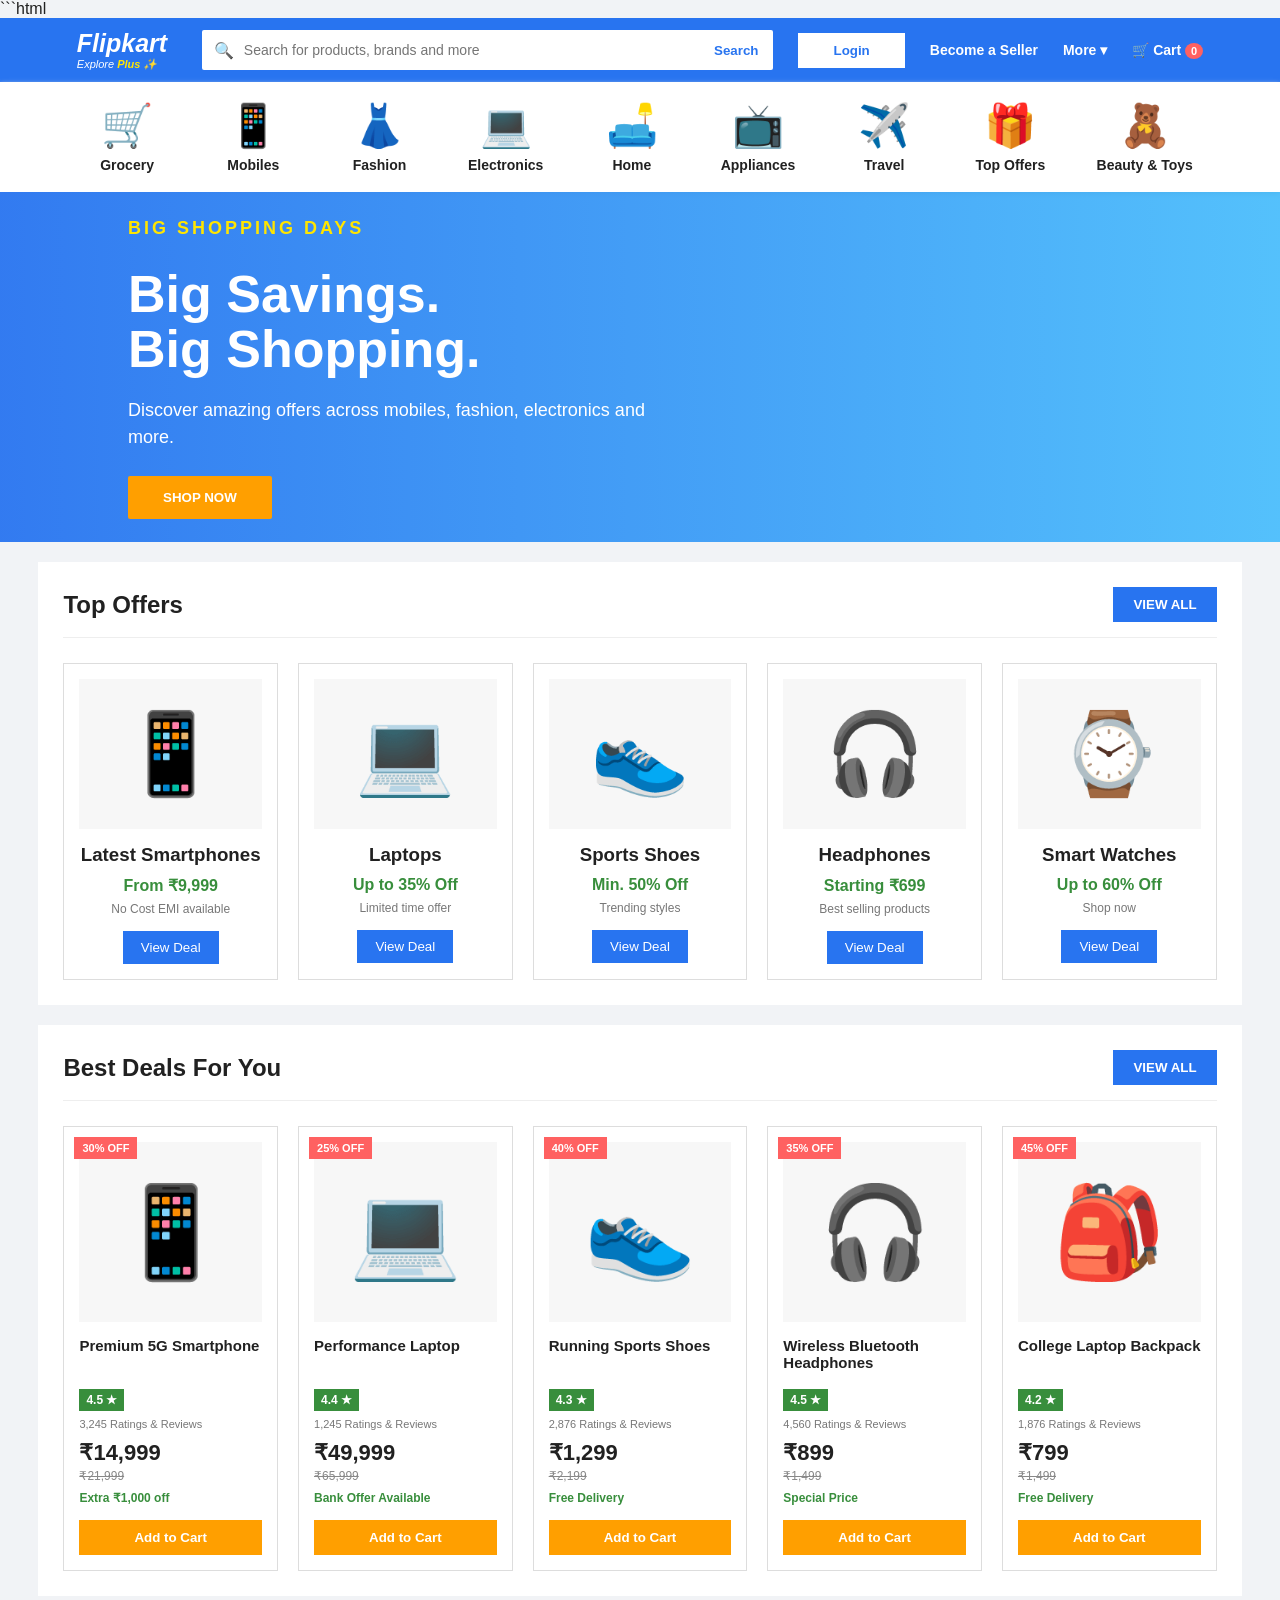
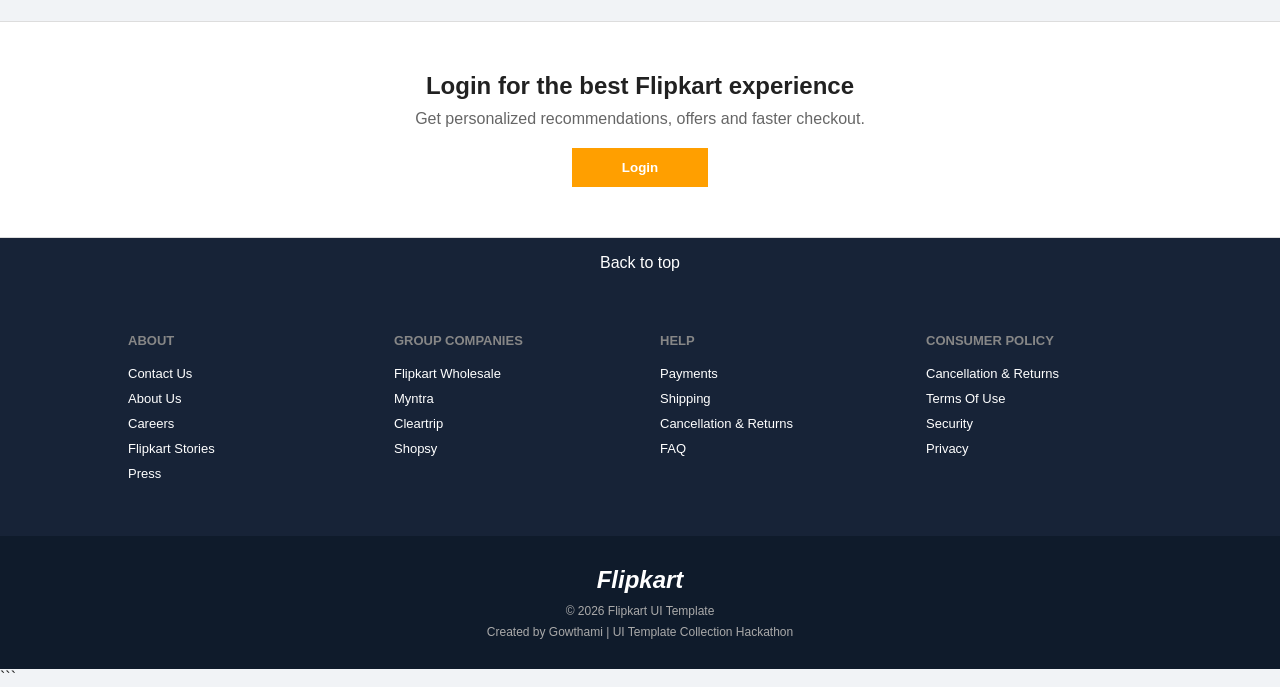
<file: index.html>
```html
<!DOCTYPE html>
<html lang="en">

<head>
    <meta charset="UTF-8">
    <meta name="viewport" content="width=device-width, initial-scale=1.0">

    <title>Flipkart - Online Shopping</title>

    <link rel="stylesheet" href="style.css">
</head>

<body>

<!-- ================= HEADER ================= -->

<header class="header">

    <div class="logo-area">

        <div class="logo">
            Flipkart
        </div>

        <div class="plus">
            Explore <b>Plus</b> ✨
        </div>

    </div>


    <div class="search-box">

        <span>🔍</span>

        <input
            type="text"
            id="searchInput"
            placeholder="Search for products, brands and more"
        >

        <button onclick="searchProduct()">
            Search
        </button>

    </div>


    <button class="login-btn" onclick="login()">
        Login
    </button>


    <div class="seller">
        Become a Seller
    </div>


    <div class="more">
        More ▾
    </div>


    <div class="cart" onclick="showCart()">

        🛒

        Cart

        <span id="cartCount">0</span>

    </div>

</header>


<!-- ================= CATEGORY NAVIGATION ================= -->

<nav class="category-nav">

    <div class="category">
        <div class="category-icon">🛒</div>
        <p>Grocery</p>
    </div>

    <div class="category">
        <div class="category-icon">📱</div>
        <p>Mobiles</p>
    </div>

    <div class="category">
        <div class="category-icon">👗</div>
        <p>Fashion</p>
    </div>

    <div class="category">
        <div class="category-icon">💻</div>
        <p>Electronics</p>
    </div>

    <div class="category">
        <div class="category-icon">🛋️</div>
        <p>Home</p>
    </div>

    <div class="category">
        <div class="category-icon">📺</div>
        <p>Appliances</p>
    </div>

    <div class="category">
        <div class="category-icon">✈️</div>
        <p>Travel</p>
    </div>

    <div class="category">
        <div class="category-icon">🎁</div>
        <p>Top Offers</p>
    </div>

    <div class="category">
        <div class="category-icon">🧸</div>
        <p>Beauty & Toys</p>
    </div>

</nav>


<!-- ================= HERO ================= -->

<section class="hero">

    <div class="hero-text">

        <p class="festival">
            BIG SHOPPING DAYS
        </p>

        <h1>
            Big Savings.<br>
            Big Shopping.
        </h1>

        <p>
            Discover amazing offers across mobiles,
            fashion, electronics and more.
        </p>

        <button onclick="shopNow()">
            SHOP NOW
        </button>

    </div>

</section>


<!-- ================= TOP OFFERS ================= -->

<section class="section">

    <div class="section-header">

        <h2>Top Offers</h2>

        <button onclick="viewAll()">
            VIEW ALL
        </button>

    </div>


    <div class="offer-products">


        <!-- OFFER 1 -->

        <div class="offer-card">

            <div class="offer-image">
                📱
            </div>

            <h3>Latest Smartphones</h3>

            <p class="green">
                From ₹9,999
            </p>

            <p class="small">
                No Cost EMI available
            </p>

            <button onclick="addToCart('Smartphone')">
                View Deal
            </button>

        </div>


        <!-- OFFER 2 -->

        <div class="offer-card">

            <div class="offer-image">
                💻
            </div>

            <h3>Laptops</h3>

            <p class="green">
                Up to 35% Off
            </p>

            <p class="small">
                Limited time offer
            </p>

            <button onclick="addToCart('Laptop')">
                View Deal
            </button>

        </div>


        <!-- OFFER 3 -->

        <div class="offer-card">

            <div class="offer-image">
                👟
            </div>

            <h3>Sports Shoes</h3>

            <p class="green">
                Min. 50% Off
            </p>

            <p class="small">
                Trending styles
            </p>

            <button onclick="addToCart('Sports Shoes')">
                View Deal
            </button>

        </div>


        <!-- OFFER 4 -->

        <div class="offer-card">

            <div class="offer-image">
                🎧
            </div>

            <h3>Headphones</h3>

            <p class="green">
                Starting ₹699
            </p>

            <p class="small">
                Best selling products
            </p>

            <button onclick="addToCart('Headphones')">
                View Deal
            </button>

        </div>


        <!-- OFFER 5 -->

        <div class="offer-card">

            <div class="offer-image">
                ⌚
            </div>

            <h3>Smart Watches</h3>

            <p class="green">
                Up to 60% Off
            </p>

            <p class="small">
                Shop now
            </p>

            <button onclick="addToCart('Smart Watch')">
                View Deal
            </button>

        </div>

    </div>

</section>


<!-- ================= BEST DEALS ================= -->

<section class="section">

    <div class="section-header">

        <h2>Best Deals For You</h2>

        <button onclick="viewAll()">
            VIEW ALL
        </button>

    </div>


    <div class="products">


        <!-- PRODUCT 1 -->

        <div class="product-card">

            <div class="discount">
                30% OFF
            </div>

            <div class="product-image">
                📱
            </div>

            <h3>
                Premium 5G Smartphone
            </h3>

            <div class="rating">
                4.5 ★
            </div>

            <p class="reviews">
                3,245 Ratings & Reviews
            </p>

            <p class="price">
                ₹14,999
            </p>

            <p class="old-price">
                ₹21,999
            </p>

            <p class="offer">
                Extra ₹1,000 off
            </p>

            <button onclick="addToCart('Premium 5G Smartphone')">
                Add to Cart
            </button>

        </div>


        <!-- PRODUCT 2 -->

        <div class="product-card">

            <div class="discount">
                25% OFF
            </div>

            <div class="product-image">
                💻
            </div>

            <h3>
                Performance Laptop
            </h3>

            <div class="rating">
                4.4 ★
            </div>

            <p class="reviews">
                1,245 Ratings & Reviews
            </p>

            <p class="price">
                ₹49,999
            </p>

            <p class="old-price">
                ₹65,999
            </p>

            <p class="offer">
                Bank Offer Available
            </p>

            <button onclick="addToCart('Performance Laptop')">
                Add to Cart
            </button>

        </div>


        <!-- PRODUCT 3 -->

        <div class="product-card">

            <div class="discount">
                40% OFF
            </div>

            <div class="product-image">
                👟
            </div>

            <h3>
                Running Sports Shoes
            </h3>

            <div class="rating">
                4.3 ★
            </div>

            <p class="reviews">
                2,876 Ratings & Reviews
            </p>

            <p class="price">
                ₹1,299
            </p>

            <p class="old-price">
                ₹2,199
            </p>

            <p class="offer">
                Free Delivery
            </p>

            <button onclick="addToCart('Running Shoes')">
                Add to Cart
            </button>

        </div>


        <!-- PRODUCT 4 -->

        <div class="product-card">

            <div class="discount">
                35% OFF
            </div>

            <div class="product-image">
                🎧
            </div>

            <h3>
                Wireless Bluetooth Headphones
            </h3>

            <div class="rating">
                4.5 ★
            </div>

            <p class="reviews">
                4,560 Ratings & Reviews
            </p>

            <p class="price">
                ₹899
            </p>

            <p class="old-price">
                ₹1,499
            </p>

            <p class="offer">
                Special Price
            </p>

            <button onclick="addToCart('Bluetooth Headphones')">
                Add to Cart
            </button>

        </div>


        <!-- PRODUCT 5 -->

        <div class="product-card">

            <div class="discount">
                45% OFF
            </div>

            <div class="product-image">
                🎒
            </div>

            <h3>
                College Laptop Backpack
            </h3>

            <div class="rating">
                4.2 ★
            </div>

            <p class="reviews">
                1,876 Ratings & Reviews
            </p>

            <p class="price">
                ₹799
            </p>

            <p class="old-price">
                ₹1,499
            </p>

            <p class="offer">
                Free Delivery
            </p>

            <button onclick="addToCart('Laptop Backpack')">
                Add to Cart
            </button>

        </div>

    </div>

</section>


<!-- ================= RECOMMENDATION ================= -->

<section class="recommendation">

    <h2>
        Login for the best Flipkart experience
    </h2>

    <p>
        Get personalized recommendations,
        offers and faster checkout.
    </p>

    <button onclick="login()">
        Login
    </button>

</section>


<!-- ================= FOOTER ================= -->

<footer>

    <div class="back-top" onclick="topFunction()">
        Back to top
    </div>


    <div class="footer-main">


        <div>
            <h3>ABOUT</h3>

            <p>Contact Us</p>
            <p>About Us</p>
            <p>Careers</p>
            <p>Flipkart Stories</p>
            <p>Press</p>
        </div>


        <div>
            <h3>GROUP COMPANIES</h3>

            <p>Flipkart Wholesale</p>
            <p>Myntra</p>
            <p>Cleartrip</p>
            <p>Shopsy</p>
        </div>


        <div>
            <h3>HELP</h3>

            <p>Payments</p>
            <p>Shipping</p>
            <p>Cancellation & Returns</p>
            <p>FAQ</p>
        </div>


        <div>
            <h3>CONSUMER POLICY</h3>

            <p>Cancellation & Returns</p>
            <p>Terms Of Use</p>
            <p>Security</p>
            <p>Privacy</p>
        </div>


    </div>


    <div class="footer-bottom">

        <h2>Flipkart</h2>

        <p>
            © 2026 Flipkart UI Template
        </p>

        <p>
            Created by Gowthami |
            UI Template Collection Hackathon
        </p>

    </div>

</footer>


<script src="script.js"></script>

</body>

</html>
```
</file>
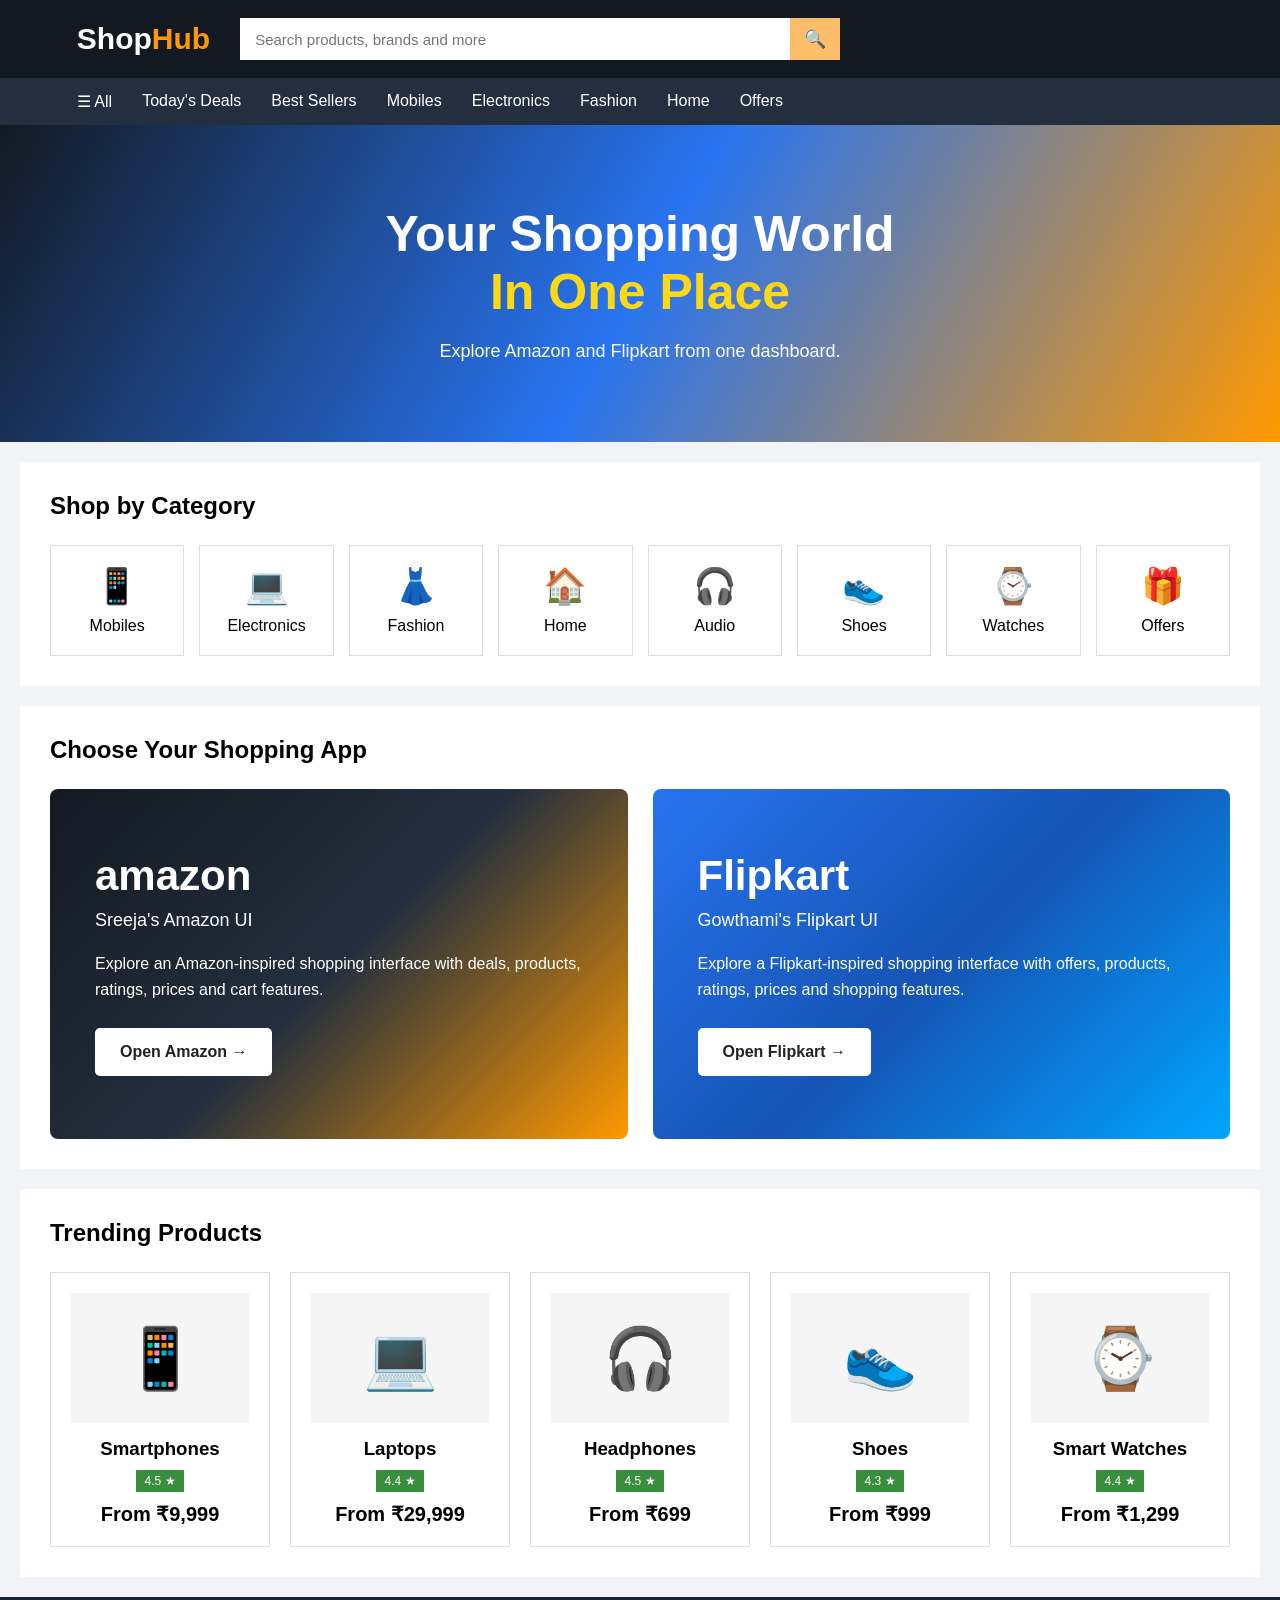
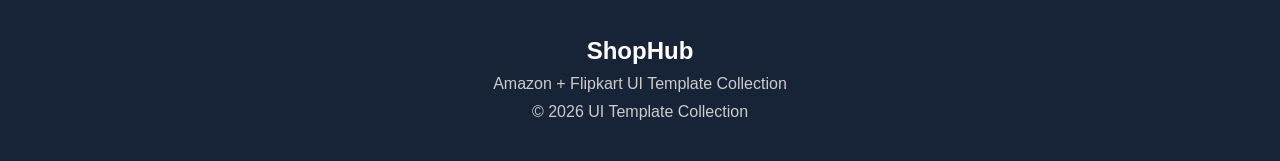
<file: index1.html>
<!DOCTYPE html>
<html lang="en">

<head>

    <meta charset="UTF-8">
    <meta name="viewport" content="width=device-width, initial-scale=1.0">

    <title>ShopHub - Shopping Dashboard</title>

    <style>

        * {
            margin: 0;
            padding: 0;
            box-sizing: border-box;
            font-family: Arial, sans-serif;
        }

        body {
            background: #f1f3f6;
        }

        /* HEADER */

        header {
            background: #131921;
            color: white;

            padding: 18px 6%;

            display: flex;
            align-items: center;
            gap: 30px;
        }

        .logo {
            font-size: 30px;
            font-weight: bold;
        }

        .logo span {
            color: #ff9900;
        }

        .search {
            flex: 1;
            max-width: 600px;

            height: 42px;

            display: flex;
        }

        .search input {
            width: 100%;

            border: none;
            outline: none;

            padding: 0 15px;

            font-size: 15px;
        }

        .search button {
            width: 55px;

            border: none;

            background: #febd69;

            font-size: 18px;
        }

        /* NAV */

        nav {
            background: #232f3e;

            color: white;

            padding: 14px 6%;

            display: flex;

            gap: 30px;
        }

        /* HERO */

        .hero {
            background:
                linear-gradient(
                    120deg,
                    #131921,
                    #2874f0,
                    #ff9900
                );

            color: white;

            text-align: center;

            padding: 80px 20px;
        }

        .hero h1 {
            font-size: 50px;

            margin-bottom: 20px;
        }

        .hero h1 span {
            color: #ffd814;
        }

        .hero p {
            font-size: 18px;
        }

        /* SECTION */

        .section {
            background: white;

            margin: 20px;

            padding: 30px;
        }

        .section h2 {
            margin-bottom: 25px;
        }

        /* CATEGORIES */

        .categories {
            display: grid;

            grid-template-columns:
                repeat(8, 1fr);

            gap: 15px;
        }

        .category {
            text-align: center;

            padding: 20px 10px;

            border: 1px solid #ddd;

            transition: 0.3s;
        }

        .category:hover {
            transform: translateY(-5px);

            box-shadow:
                0 4px 12px #ccc;
        }

        .icon {
            font-size: 35px;

            margin-bottom: 10px;
        }

        /* STORES */

        .stores {
            display: grid;

            grid-template-columns:
                1fr 1fr;

            gap: 25px;
        }

        /* STORE CARD */

        .store {
            min-height: 350px;

            padding: 45px;

            color: white;

            text-decoration: none;

            display: flex;

            flex-direction: column;

            justify-content: center;

            border-radius: 8px;

            transition: 0.3s;
        }

        .store:hover {
            transform: translateY(-8px);

            box-shadow:
                0 10px 30px rgba(0,0,0,0.3);
        }

        /* AMAZON */

        .amazon {
            background:
                linear-gradient(
                    135deg,
                    #131921,
                    #232f3e,
                    #ff9900
                );
        }

        /* FLIPKART */

        .flipkart {
            background:
                linear-gradient(
                    135deg,
                    #2874f0,
                    #1554b5,
                    #00a6ff
                );
        }

        .store h3 {
            font-size: 42px;

            margin-bottom: 10px;
        }

        .store h4 {
            font-size: 18px;

            font-weight: normal;

            margin-bottom: 20px;
        }

        .store p {
            font-size: 16px;

            line-height: 1.6;

            margin-bottom: 25px;
        }

        /* BUTTON */

        .open-button {
            background: white;

            color: #222;

            padding: 15px 25px;

            border-radius: 5px;

            width: fit-content;

            font-weight: bold;

            font-size: 16px;
        }

        /* PRODUCTS */

        .products {
            display: grid;

            grid-template-columns:
                repeat(5, 1fr);

            gap: 20px;
        }

        .product {
            border: 1px solid #ddd;

            padding: 20px;

            text-align: center;
        }

        .product-image {
            height: 130px;

            background: #f5f5f5;

            display: flex;

            align-items: center;

            justify-content: center;

            font-size: 60px;

            margin-bottom: 15px;
        }

        .rating {
            display: inline-block;

            background: #388e3c;

            color: white;

            padding: 4px 8px;

            margin: 10px 0;

            font-size: 12px;
        }

        .price {
            font-size: 20px;

            font-weight: bold;
        }

        /* FOOTER */

        footer {
            background: #172337;

            color: white;

            text-align: center;

            padding: 40px;

            margin-top: 20px;
        }

        footer p {
            color: #ccc;

            margin-top: 10px;
        }

        /* MOBILE */

        @media (max-width: 900px) {

            .categories {
                grid-template-columns:
                    repeat(4, 1fr);
            }

            .products {
                grid-template-columns:
                    repeat(2, 1fr);
            }

            .stores {
                grid-template-columns: 1fr;
            }

        }

    </style>

</head>


<body>


<!-- HEADER -->

<header>

    <div class="logo">
        Shop<span>Hub</span>
    </div>

    <div class="search">

        <input
            type="text"
            placeholder="Search products, brands and more"
        >

        <button>
            🔍
        </button>

    </div>

</header>


<!-- NAVIGATION -->

<nav>

    <span>☰ All</span>

    <span>Today's Deals</span>

    <span>Best Sellers</span>

    <span>Mobiles</span>

    <span>Electronics</span>

    <span>Fashion</span>

    <span>Home</span>

    <span>Offers</span>

</nav>


<!-- HERO -->

<section class="hero">

    <h1>

        Your Shopping World

        <br>

        <span>In One Place</span>

    </h1>

    <p>
        Explore Amazon and Flipkart from one dashboard.
    </p>

</section>


<!-- CATEGORIES -->

<section class="section">

    <h2>
        Shop by Category
    </h2>

    <div class="categories">

        <div class="category">
            <div class="icon">📱</div>
            Mobiles
        </div>

        <div class="category">
            <div class="icon">💻</div>
            Electronics
        </div>

        <div class="category">
            <div class="icon">👗</div>
            Fashion
        </div>

        <div class="category">
            <div class="icon">🏠</div>
            Home
        </div>

        <div class="category">
            <div class="icon">🎧</div>
            Audio
        </div>

        <div class="category">
            <div class="icon">👟</div>
            Shoes
        </div>

        <div class="category">
            <div class="icon">⌚</div>
            Watches
        </div>

        <div class="category">
            <div class="icon">🎁</div>
            Offers
        </div>

    </div>

</section>


<!-- AMAZON + FLIPKART -->

<section class="section">

    <h2>
        Choose Your Shopping App
    </h2>

    <div class="stores">


        <!-- AMAZON -->

        <a
            href="../index.html"
            class="store amazon"
        >

            <h3>
                amazon
            </h3>

            <h4>
                Sreeja's Amazon UI
            </h4>

            <p>

                Explore an Amazon-inspired
                shopping interface with deals,
                products, ratings, prices and
                cart features.

            </p>

            <div class="open-button">
                Open Amazon →
            </div>

        </a>


        <!-- FLIPKART -->

        <a
            href="./index.html"
            class="store flipkart"
        >

            <h3>
                Flipkart
            </h3>

            <h4>
                Gowthami's Flipkart UI
            </h4>

            <p>

                Explore a Flipkart-inspired
                shopping interface with offers,
                products, ratings, prices and
                shopping features.

            </p>

            <div class="open-button">
                Open Flipkart →
            </div>

        </a>


    </div>

</section>


<!-- PRODUCTS -->

<section class="section">

    <h2>
        Trending Products
    </h2>

    <div class="products">


        <div class="product">

            <div class="product-image">
                📱
            </div>

            <h3>
                Smartphones
            </h3>

            <div class="rating">
                4.5 ★
            </div>

            <p class="price">
                From ₹9,999
            </p>

        </div>


        <div class="product">

            <div class="product-image">
                💻
            </div>

            <h3>
                Laptops
            </h3>

            <div class="rating">
                4.4 ★
            </div>

            <p class="price">
                From ₹29,999
            </p>

        </div>


        <div class="product">

            <div class="product-image">
                🎧
            </div>

            <h3>
                Headphones
            </h3>

            <div class="rating">
                4.5 ★
            </div>

            <p class="price">
                From ₹699
            </p>

        </div>


        <div class="product">

            <div class="product-image">
                👟
            </div>

            <h3>
                Shoes
            </h3>

            <div class="rating">
                4.3 ★
            </div>

            <p class="price">
                From ₹999
            </p>

        </div>


        <div class="product">

            <div class="product-image">
                ⌚
            </div>

            <h3>
                Smart Watches
            </h3>

            <div class="rating">
                4.4 ★
            </div>

            <p class="price">
                From ₹1,299
            </p>

        </div>


    </div>

</section>


<!-- FOOTER -->

<footer>

    <h2>
        ShopHub
    </h2>

    <p>
        Amazon + Flipkart UI Template Collection
    </p>

    <p>
        © 2026 UI Template Collection
    </p>

</footer>


</body>

</html>
</file>
<file: style.css>
* {
    margin: 0;
    padding: 0;
    box-sizing: border-box;

    font-family: Arial, Helvetica, sans-serif;
}

body {
    background: #f1f3f6;
    color: #212121;
}


/* ================= HEADER ================= */

.header {
    min-height: 64px;

    background: #2874f0;

    color: white;

    display: flex;

    align-items: center;

    gap: 25px;

    padding: 8px 6%;
}


.logo-area {
    width: 100px;
}

.logo {
    font-size: 25px;

    font-weight: bold;

    font-style: italic;
}

.plus {
    font-size: 11px;

    font-style: italic;

    color: white;
}

.plus b {
    color: #ffe500;
}


.search-box {
    height: 40px;

    background: white;

    display: flex;

    align-items: center;

    flex: 1;

    max-width: 600px;

    border-radius: 2px;

    color: #2874f0;

    padding-left: 12px;
}


.search-box input {
    flex: 1;

    border: none;

    outline: none;

    padding: 10px;

    font-size: 14px;
}


.search-box button {
    background: white;

    border: none;

    color: #2874f0;

    font-weight: bold;

    padding: 10px 15px;

    cursor: pointer;
}


.login-btn {
    background: white;

    color: #2874f0;

    border: none;

    padding: 10px 35px;

    font-weight: bold;

    cursor: pointer;
}


.seller,
.more,
.cart {
    white-space: nowrap;

    font-weight: bold;

    font-size: 14px;
}


.cart {
    cursor: pointer;
}


.cart span {
    background: #ff6161;

    padding: 2px 6px;

    border-radius: 50%;

    font-size: 11px;
}


/* ================= CATEGORY NAV ================= */

.category-nav {
    background: white;

    min-height: 110px;

    display: flex;

    align-items: center;

    justify-content: space-around;

    padding: 10px 5%;

    box-shadow: 0 2px 5px #ddd;
}


.category {
    text-align: center;

    cursor: pointer;

    min-width: 80px;
}


.category-icon {
    font-size: 42px;

    margin-bottom: 7px;
}


.category p {
    font-weight: bold;

    font-size: 14px;
}


/* ================= HERO ================= */

.hero {
    height: 350px;

    background:
        linear-gradient(
            90deg,
            rgba(40,116,240,0.95),
            rgba(0,166,255,0.65)
        );

    color: white;

    display: flex;

    align-items: center;

    padding-left: 10%;
}


.hero-text {
    max-width: 550px;
}


.festival {
    font-size: 14px;

    font-weight: bold;

    letter-spacing: 3px;

    color: #ffe500;

    margin-bottom: 10px;
}


.hero h1 {
    font-size: 52px;

    line-height: 1.05;

    margin-bottom: 20px;
}


.hero p {
    font-size: 18px;

    line-height: 1.5;

    margin-bottom: 25px;
}


.hero button {
    background: #ff9f00;

    color: white;

    border: none;

    padding: 14px 35px;

    font-weight: bold;

    cursor: pointer;

    border-radius: 2px;
}


.hero button:hover {
    background: #e68f00;
}


/* ================= SECTIONS ================= */

.section {
    background: white;

    margin: 20px 3%;

    padding: 25px;
}


.section-header {
    display: flex;

    justify-content: space-between;

    align-items: center;

    margin-bottom: 25px;

    border-bottom: 1px solid #eee;

    padding-bottom: 15px;
}


.section-header h2 {
    font-size: 24px;
}


.section-header button {
    background: #2874f0;

    color: white;

    border: none;

    padding: 10px 20px;

    font-weight: bold;

    cursor: pointer;
}


/* ================= OFFERS ================= */

.offer-products {
    display: grid;

    grid-template-columns: repeat(5, 1fr);

    gap: 20px;
}


.offer-card {
    border: 1px solid #ddd;

    padding: 15px;

    text-align: center;

    transition: 0.2s;
}


.offer-card:hover {
    box-shadow: 0 3px 12px #ccc;

    transform: translateY(-3px);
}


.offer-image {
    height: 150px;

    background: #f7f7f7;

    display: flex;

    align-items: center;

    justify-content: center;

    font-size: 80px;

    margin-bottom: 15px;
}


.offer-card h3 {
    margin-bottom: 10px;
}


.green {
    color: #388e3c;

    font-weight: bold;

    margin-bottom: 7px;
}


.small {
    color: #777;

    font-size: 12px;

    margin-bottom: 15px;
}


.offer-card button {
    background: #2874f0;

    color: white;

    border: none;

    padding: 9px 18px;

    cursor: pointer;
}


/* ================= PRODUCTS ================= */

.products {
    display: grid;

    grid-template-columns: repeat(5, 1fr);

    gap: 20px;
}


.product-card {
    border: 1px solid #ddd;

    padding: 15px;

    position: relative;

    min-height: 410px;

    transition: 0.2s;
}


.product-card:hover {
    box-shadow: 0 3px 15px #ccc;

    transform: translateY(-3px);
}


.discount {
    position: absolute;

    top: 10px;

    left: 10px;

    background: #ff6161;

    color: white;

    padding: 5px 8px;

    font-size: 11px;

    font-weight: bold;
}


.product-image {
    height: 180px;

    background: #f7f7f7;

    display: flex;

    align-items: center;

    justify-content: center;

    font-size: 90px;

    margin-bottom: 15px;
}


.product-card h3 {
    min-height: 42px;

    font-size: 15px;

    margin-bottom: 10px;
}


.rating {
    display: inline-block;

    background: #388e3c;

    color: white;

    padding: 4px 7px;

    font-size: 12px;

    font-weight: bold;

    margin-bottom: 7px;
}


.reviews {
    color: #777;

    font-size: 11px;

    margin-bottom: 10px;
}


.price {
    font-size: 22px;

    font-weight: bold;

    margin-bottom: 3px;
}


.old-price {
    color: #888;

    font-size: 12px;

    text-decoration: line-through;

    margin-bottom: 8px;
}


.offer {
    color: #388e3c;

    font-size: 12px;

    font-weight: bold;

    margin-bottom: 15px;
}


.product-card button {
    width: 100%;

    background: #ff9f00;

    color: white;

    border: none;

    padding: 10px;

    font-weight: bold;

    cursor: pointer;
}


.product-card button:hover {
    background: #e68f00;
}


/* ================= RECOMMENDATION ================= */

.recommendation {
    background: white;

    text-align: center;

    padding: 50px 20px;

    margin-top: 25px;

    border-top: 1px solid #ddd;

    border-bottom: 1px solid #ddd;
}


.recommendation h2 {
    margin-bottom: 10px;
}


.recommendation p {
    color: #666;

    margin-bottom: 20px;
}


.recommendation button {
    background: #ff9f00;

    border: none;

    color: white;

    padding: 12px 50px;

    font-weight: bold;

    cursor: pointer;
}


/* ================= FOOTER ================= */

.back-top {
    background: #172337;

    color: white;

    text-align: center;

    padding: 16px;

    cursor: pointer;
}


.footer-main {
    background: #172337;

    color: white;

    display: grid;

    grid-template-columns: repeat(4, 1fr);

    gap: 40px;

    padding: 45px 10%;
}


.footer-main h3 {
    color: #878787;

    font-size: 13px;

    margin-bottom: 18px;
}


.footer-main p {
    color: white;

    font-size: 13px;

    margin-bottom: 10px;
}


.footer-bottom {
    background: #0f1b2b;

    color: white;

    text-align: center;

    padding: 30px;
}


.footer-bottom h2 {
    font-style: italic;

    margin-bottom: 10px;
}


.footer-bottom p {
    color: #aaa;

    font-size: 12px;

    margin-top: 7px;
}


/* ================= RESPONSIVE ================= */

@media (max-width: 1100px) {

    .seller,
    .more {
        display: none;
    }

    .offer-products,
    .products {
        grid-template-columns: repeat(3, 1fr);
    }

    .category-nav {
        overflow-x: auto;

        justify-content: flex-start;

        gap: 35px;
    }

}


@media (max-width: 700px) {

    .header {
        flex-wrap: wrap;

        padding: 10px;
    }

    .search-box {
        order: 5;

        flex-basis: 100%;
    }

    .login-btn {
        padding: 8px 20px;
    }

    .hero {
        padding: 30px;

        height: 300px;
    }

    .hero h1 {
        font-size: 38px;
    }

    .offer-products,
    .products,
    .footer-main {
        grid-template-columns: 1fr;
    }

    .section {
        margin-left: 10px;

        margin-right: 10px;
    }

}
</file>
